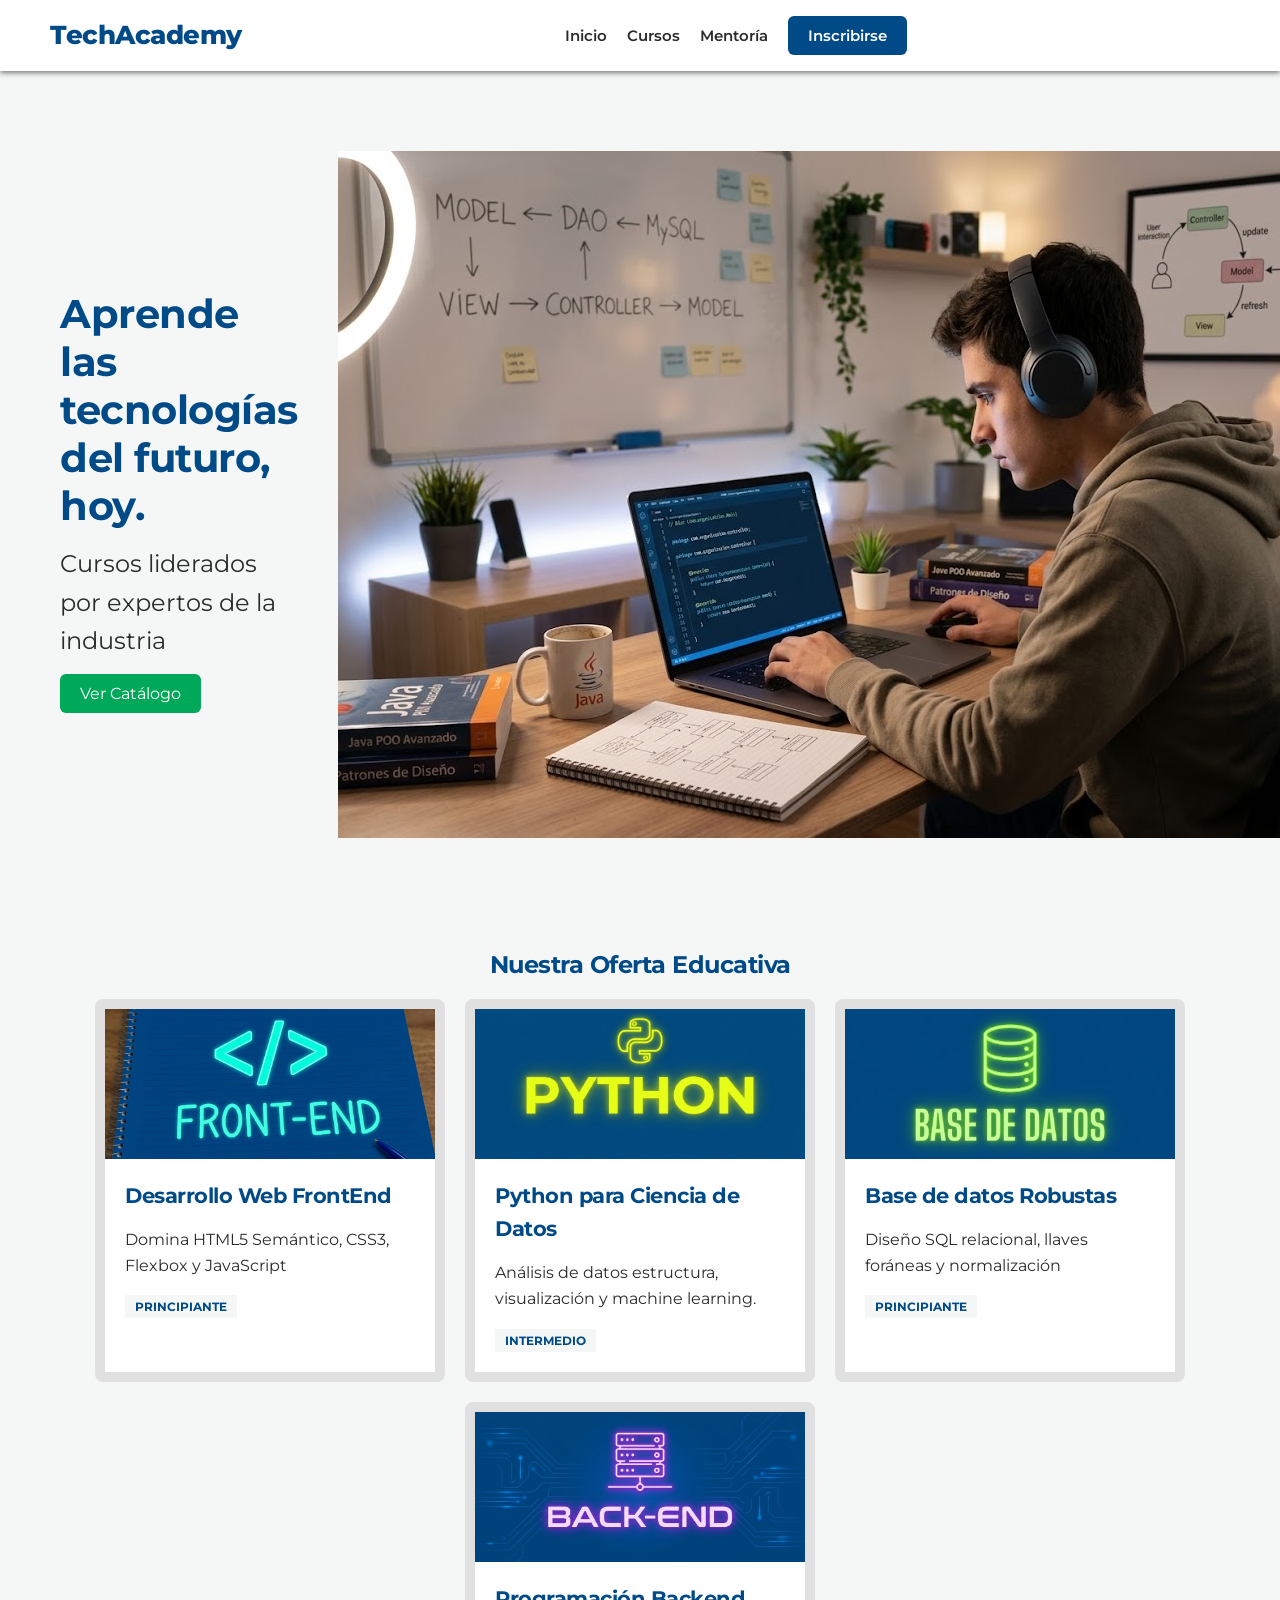
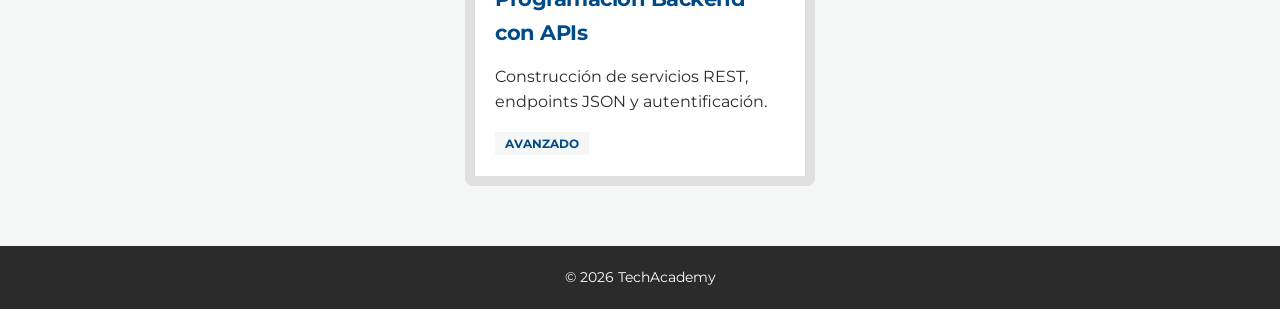
<file: index.html>
<!DOCTYPE html>
<html lang="es">
<head>
    <meta charset="UTF-8">
    <meta name="viewport" content="width=device-width, initial-scale=1.0">
    <link rel="stylesheet" href="CSS/miEstilo.css">
    <title>TechAcademyDocument</title>
    <!--Tipografia en línea-->
    <link rel="preconnect" href="https://fonts.googleapis.com">
<link rel="preconnect" href="https://fonts.gstatic.com" crossorigin>
<link href="https://fonts.googleapis.com/css2?family=Montserrat:ital,wght@0,100..900;1,100..900&display=swap" rel="stylesheet">
</head>
<body>
    <!--ENCABEZADO-->
    <header>
        <div id="logo">
            <h1>TechAcademy</h1>
        </div>
        <nav class="navPrincipal">
            <ul>
                <li><a href="index.html">Inicio</a></li>
                <li><a href="cursos.html">Cursos</a></li>
                <li><a href="mentoria.html">Mentoría</a></li>
                <li><a href="suscripcion.html" id="btn_destacado">Inscribirse</a></li>
            </ul>

        </nav>
        <p></p>
    </header>  
    <!--contenido principal--> 
    <main class="contenedorPrincipal">
            <section class="tec">
            <section class="tec_Contenido">
                <h2>Aprende las tecnologías del futuro, hoy.</h2>
                <p>Cursos liderados por expertos de la industria</p>
                <a href="" id="btn_accion">Ver Catálogo</a>
            </section>
            <section class="imagen">
                <img src="images/img1.jpg" alt="Estudiante programando">
    </section>
            </section>
            <section id="catalogo">
                <h2>Nuestra Oferta Educativa</h2>
                <div class="grid_cursos">
                    <article class="tarjeta_curso">
                        <img src="images/img2.jpg" alt="FronEnd">
                        <div class="info_curso">
                            <h3>Desarrollo Web FrontEnd</h3>
                            <p>Domina HTML5 Semántico, CSS3, Flexbox y JavaScript</p>
                            <span class="nivel">Principiante</span>
                        </div>
                    </article>
                     <article class="tarjeta_curso">
                        <img src="images/img3.jpg" alt="Python">
                        <div class="info_curso">
                            <h3>Python para Ciencia de Datos</h3>
                            <p>Análisis de datos estructura, visualización y machine learning.</p>
                            <span class="nivel">Intermedio</span>
                        </div>
                    </article>
                     <article class="tarjeta_curso">
                        <img src="images/img4.jpg" alt="Bases de datos">
                        <div class="info_curso">
                            <h3>Base de datos Robustas</h3>
                            <p>Diseño SQL relacional, llaves foráneas y normalización</p>
                            <span class="nivel">Principiante</span>
                        </div>
                    </article>
                     <article class="tarjeta_curso">
                        <img src="images/img5.jpg" alt="Backend con APIs">
                        <div class="info_curso">
                            <h3>Programación Backend con APIs</h3>
                            <p>Construcción de servicios REST, endpoints JSON y autentificación.</p>
                            <span class="nivel">Avanzado</span>
                        </div>
                    </article>
                </div>
            </section>
         
    </main>
    <footer>
        <p>&copy; 2026 TechAcademy</p>
    </footer>
</body>
</html>
</file>
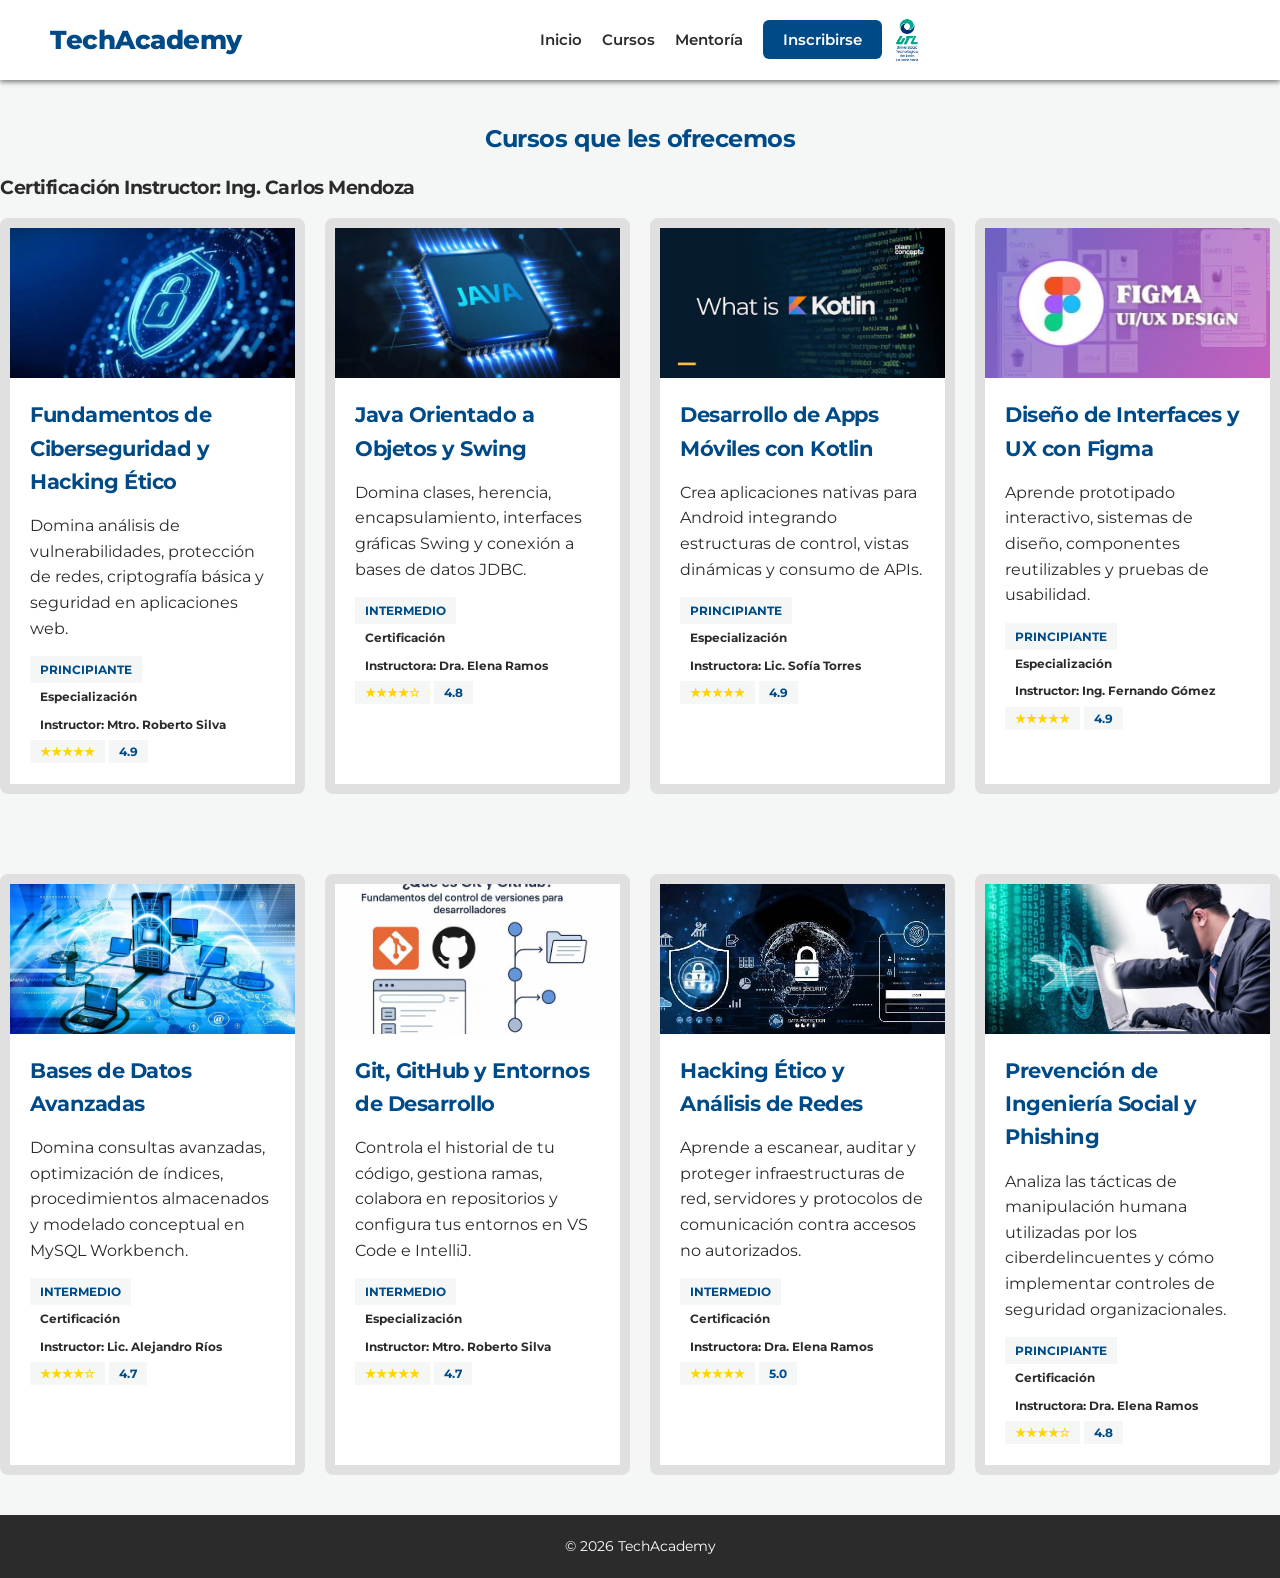
<file: cursos.html>
<!DOCTYPE html>
<html lang="en">
    <meta charset="UTF-8">
    <meta name="viewport" content="width=device-width, initial-scale=1.0">
    <title>Cursos</title>
     <meta charset="UTF-8">
    <meta name="viewport" content="width=device-width, initial-scale=1.0">
    <link rel="stylesheet" href="CSS/miEstilo.css">
    <title>TechAcademyDocument</title>
    <!--Tipografia en línea-->
    <link rel="preconnect" href="https://fonts.googleapis.com">
<link rel="preconnect" href="https://fonts.gstatic.com" crossorigin>
<link href="https://fonts.googleapis.com/css2?family=Montserrat:ital,wght@0,100..900;1,100..900&display=swap" rel="stylesheet">
</head>
<body>
     <!--ENCABEZADO-->
    <header>
        <div id="logo">
            <h1>TechAcademy</h1>
        </div>
        <nav class="navPrincipal">
            <ul>
                <li><a href="index.html">Inicio</a></li>
                <li><a href="cursos.html">Cursos</a></li>
                <li><a href="mentoria.html">Mentoría</a></li>
                <li><a href="suscripcion.html" id="btn_destacado">Inscribirse</a></li>
            </ul>
            <img src="images/logo_utl.jpg" alt="utl" style="width:5" height="50">
        </nav>
        <p></p>
    </header> 
    <!--CONTENIDO PRINCIPAL--> 
    <main class="principalInfo">
    </section>
            </section>
            <section id="catalogo"> 
                <h2>Cursos que les ofrecemos</h2>
                <h3>Certificación Instructor: Ing. Carlos Mendoza</h3>
                <div class="grid_cursosS">
                    <article class="tarjeta_cursos">
                        <img src="images/imagesciber.jpg" alt="Ciberseguridad">
                        <div class="info_cursos">
                            <h3>Fundamentos de Ciberseguridad y Hacking Ético</h3>
                            <p>Domina análisis de vulnerabilidades, protección de redes, criptografía básica y seguridad en aplicaciones web. </p>
                            <span class="nivels">Principiante</span>
                            <h4>Especialización</h4>
                            <h4>Instructor: Mtro. Roberto Silva</h4>
                            <span class="nivelestrella">★★★★★</span>
                            <span class="niveles">4.9</span>
                        </div>
                    </article>
                     <article class="tarjeta_cursos">
                        <img src="images/imagesjava.jpg" alt="JAVA">
                        <div class="info_cursos">
                            <h3>Java Orientado a Objetos y Swing</h3>
                            <p>Domina clases, herencia, encapsulamiento, interfaces gráficas Swing y conexión a bases de datos JDBC.</p>
                            <span class="nivels">Intermedio</span>
                            <h4>Certificación</h4>
                            <h4>Instructora: Dra. Elena Ramos</h4>
                            <span class="nivelestrella">★★★★☆</span>
                            <span class="niveles">4.8</span>
                            
                        </div>
                    </article>
                     <article class="tarjeta_cursos">
                        <img src="images/imageskotlin.jpg" alt="Kotlin">
                        <div class="info_cursos">
                            <h3>Desarrollo de Apps Móviles con Kotlin</h3>
                            <p>Crea aplicaciones nativas para Android integrando estructuras de control, vistas dinámicas y consumo de APIs.</p>
                            <span class="nivels">Principiante</span>
                            <h4>Especialización</h4>
                            <h4>Instructora: Lic. Sofía Torres</h4>
                            <span class="nivelestrella">★★★★★</span>
                            <span class="niveles">4.9</span>
                        </div>
                    </article>
                     <article class="tarjeta_cursos">
                        <img src="images/figma.jpg" alt="Figma">
                        <div class="info_cursos">
                            <h3>Diseño de Interfaces y UX con Figma</h3>
                            <p>Aprende prototipado interactivo, sistemas de diseño, componentes reutilizables y pruebas de usabilidad.</p>
                            <span class="nivels">Principiante</span>
                            <h4>Especialización</h4>
                            <h4>Instructor: Ing. Fernando Gómez</h4>
                            <span class="nivelestrella">★★★★★</span>
                            <span class="niveles">4.9</span>
                        </div>
                    </article>
                </div>
            </section>
             </section>
            </section>
            <section id="catalogo">
                <div class="grid_cursosS">
                    <article class="tarjeta_cursos">
                        <img src="images/imagesbase.jpg" alt="base">
                        <div class="info_cursos">
                            <h3>Bases de Datos Avanzadas</h3>
                            <p>Domina consultas avanzadas, optimización de índices, procedimientos almacenados y modelado conceptual en MySQL Workbench.</p>
                            <span class="nivels">Intermedio</span>
                            <h4>Certificación</h4>
                            <h4>Instructor: Lic. Alejandro Ríos</h4>
                            <span class="nivelestrella">★★★★☆</span>
                            <span class="niveles">4.7</span>
                        </div>
                    </article>
                     <article class="tarjeta_cursos">
                        <img src="images/git.jpg" alt="git">
                        <div class="info_cursos">
                            <h3>Git, GitHub y Entornos de Desarrollo</h3>
                            <p>Controla el historial de tu código, gestiona ramas, colabora en repositorios y configura tus entornos en VS Code e IntelliJ.</p>
                            <span class="nivels">Intermedio</span>
                            <h4>Especialización</h4>
                            <h4>Instructor: Mtro. Roberto Silva</h4>
                            <span class="nivelestrella">★★★★★</span>
                            <span class="niveles">4.7</span>
                        </div>
                    </article>
                     <article class="tarjeta_cursos">
                        <img src="images/images_hacking.jpg" alt="Hacking">
                        <div class="info_cursos">
                            <h3>Hacking Ético y Análisis de Redes</h3>
                            <p>Aprende a escanear, auditar y proteger infraestructuras de red, servidores y protocolos de comunicación contra accesos no autorizados.</p>
                             <span class="nivels">Intermedio</span>
                            <h4>Certificación</h4>
                            <h4>Instructora: Dra. Elena Ramos</h4>
                            <span class="nivelestrella">★★★★★</span>
                            <span class="niveles">5.0</span>
                        </div>
                    </article>
                     <article class="tarjeta_cursos">
                        <img src="images/imagesPrevención de Ingeniería Social y Phishing.jpg" alt="Ingeniería Social">
                        <div class="info_cursos">
                            <h3>Prevención de Ingeniería Social y Phishing</h3>
                            <p>Analiza las tácticas de manipulación humana utilizadas por los ciberdelincuentes y cómo implementar controles de seguridad organizacionales.</p>
                            <span class="nivels">Principiante</span>
                            <h4>Certificación</h4>
                            <h4>Instructora: Dra. Elena Ramos</h4>
                            <span class="nivelestrella">★★★★☆</span>
                            <span class="niveles">4.8</span>
                        </div>
                    </article>
                </div>
            </section>
    </main>
    <footer>
        <p>&copy; 2026 TechAcademy</p>
        
    </footer>  
</body>
</html>
</file>
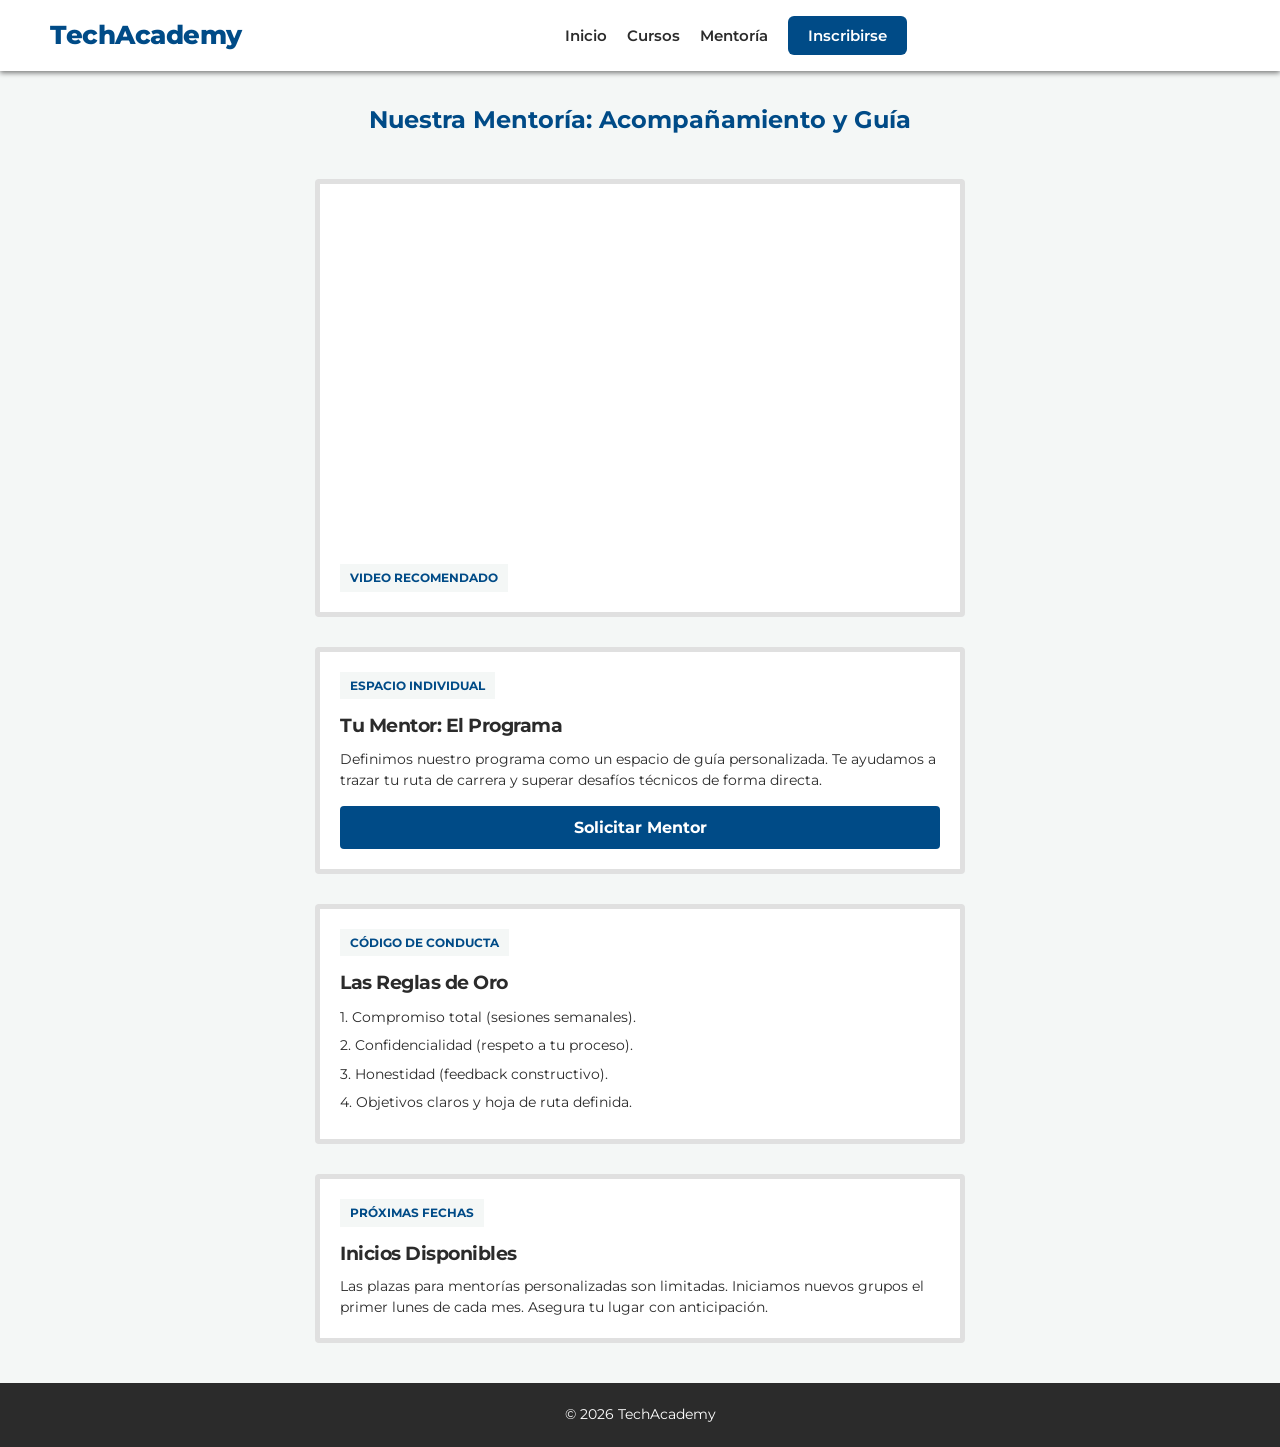
<file: mentoria.html>
<!DOCTYPE html>
<html lang="en">
    <meta charset="UTF-8">
    <meta name="viewport" content="width=device-width, initial-scale=1.0">
    <title>Cursos</title>
     <meta charset="UTF-8">
    <meta name="viewport" content="width=device-width, initial-scale=1.0">
    <link rel="stylesheet" href="CSS/miEstilo.css">
    <title>TechAcademyDocument</title>
    <!--Tipografia en línea-->
    <link rel="preconnect" href="https://fonts.googleapis.com">
<link rel="preconnect" href="https://fonts.gstatic.com" crossorigin>
<link href="https://fonts.googleapis.com/css2?family=Montserrat:ital,wght@0,100..900;1,100..900&display=swap" rel="stylesheet">
</head>
<body>
     <!--ENCABEZADO-->
    <header>
        <div id="logo">
            <h1>TechAcademy</h1>
        </div>
        <nav class="navPrincipal">
            <ul>
                <li><a href="index.html">Inicio</a></li>
                <li><a href="cursos.html">Cursos</a></li>
                <li><a href="mentoria.html">Mentoría</a></li>
                <li><a href="suscripcion.html" id="btn_destacado">Inscribirse</a></li>
            </ul>
        </nav>
        <p></p>
    </header> 
    <!--CONTENIDO PRINCIPAL--> 
       <h5> Nuestra Mentoría: Acompañamiento y Guía</h5>
    
    <main class="Principal_Caja">
        <div class="bloque-tarjetas">
            
            <article class="bloque-video">
                <div class="contenedor_video">
                    <iframe width="560" height="315" src="https://www.youtube.com/embed/lqi_-Zbmgsc?si=_NfwQJjhwJ90EbvO" title="YouTube video player" frameborder="0" allow="accelerometer; autoplay; clipboard-write; encrypted-media; gyroscope; picture-in-picture; web-share" referrerpolicy="strict-origin-when-cross-origin" allowfullscreen></iframe>
                </div>
                <div class="info_cursor">
                    <span class="etiqueta-azul">VIDEO RECOMENDADO</span> 
                </div>
            </article>

            <div class="columna_derecha_mentores">
                
                <article class="tarjeta-nueva">
                    <span class="etiqueta-azul">ESPACIO INDIVIDUAL</span>
                    <h3>Tu Mentor: El Programa</h3>
                    <p>Definimos nuestro programa como un espacio de guía personalizada. Te ayudamos a trazar tu ruta de carrera y superar desafíos técnicos de forma directa.</p>
                    <button class="boton-azul">Solicitar Mentor</button>
                </article>

                <article class="tarjeta-nueva">
                    <span class="etiqueta-azul">CÓDIGO DE CONDUCTA</span>
                    <h3>Las Reglas de Oro</h3>
                    <ol>
                        <li>1. Compromiso total (sesiones semanales).</li>
                        <li>2. Confidencialidad (respeto a tu proceso).</li>
                        <li>3. Honestidad (feedback constructivo).</li>
                        <li>4. Objetivos claros y hoja de ruta definida.</li>
                    </ol>
                </article>
                      <article class="tarjeta-nueva">
                    <span class="etiqueta-azul">PRÓXIMAS FECHAS</span>
                    <h3>Inicios Disponibles</h3>
                    <p>Las plazas para mentorías personalizadas son limitadas. Iniciamos nuevos grupos el primer lunes de cada mes. Asegura tu lugar con anticipación.</p>
                </article>
            </div>

        </div>
    </main>
    <footer>
        <p>&copy; 2026 TechAcademy</p>
        
    </footer>  
</body>
</html>
</file>
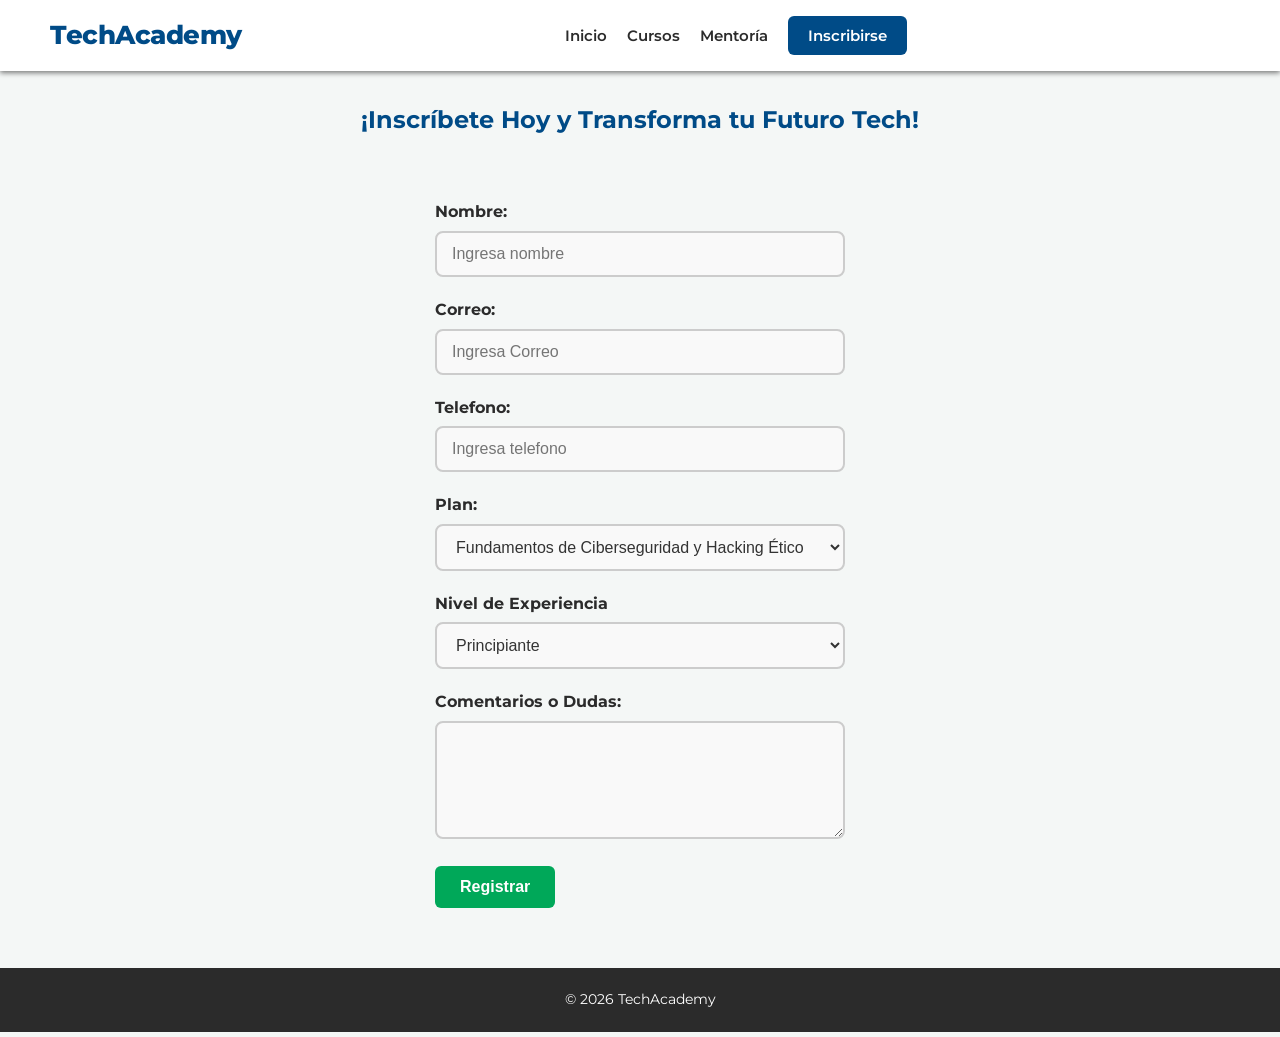
<file: suscripcion.html>
<!DOCTYPE html>
<html lang="en">
    <meta charset="UTF-8">
    <meta name="viewport" content="width=device-width, initial-scale=1.0">
    <title>Cursos</title>
     <meta charset="UTF-8">
    <meta name="viewport" content="width=device-width, initial-scale=1.0">
    <link rel="stylesheet" href="CSS/miEstilo.css">
    <title>TechAcademyDocument</title>
    <!--Tipografia en línea-->
    <link rel="preconnect" href="https://fonts.googleapis.com">
<link rel="preconnect" href="https://fonts.gstatic.com" crossorigin>
<link href="https://fonts.googleapis.com/css2?family=Montserrat:ital,wght@0,100..900;1,100..900&display=swap" rel="stylesheet">
</head>
<body>
     <!--ENCABEZADO-->
    <header>
        <div id="logo">
            <h1>TechAcademy</h1>
        </div>
        <nav class="navPrincipal">
            <ul>
                <li><a href="index.html">Inicio</a></li>
                <li><a href="cursos.html">Cursos</a></li>
                <li><a href="mentoria.html">Mentoría</a></li>
                <li><a href="suscripcion.html" id="btn_destacado">Inscribirse</a></li>
            </ul>
        </nav>
        <p></p>
    </header> 
    <!--CONTENIDO PRINCIPAL--> 
    <h5>¡Inscríbete Hoy y Transforma tu Futuro Tech!</h5>
    <form action="#" method="get">
       
        <label for="Nombre">Nombre: </label>
        <input type="text"placeholder="Ingresa nombre" name="Nombre">

        <label for="Correo">Correo: </label>
        <input type="email"placeholder="Ingresa Correo" name="Correo">

        <label for="Telefono">Telefono: </label>
        <input type="text"placeholder="Ingresa telefono" name="Telefono">
        

        <label for="Plan">Plan:</label>
        <select name="Tu plan" id="Tu plan">
        <option value="Fundamentos de Ciberseguridad y Hacking Ético">Fundamentos de Ciberseguridad y Hacking Ético</option>
        <option value="Java Orientado a Objetos y Swing">Java Orientado a Objetos y Swing</option>
        <option value="Desarrollo de Apps Móviles con Kotlin">Desarrollo de Apps Móviles con Kotlin</option>
        <option value="Diseño de Interfaces y UX con Figma">Diseño de Interfaces y UX con Figma</option>
        <option value="Bases de Datos Avanzadas">Bases de Datos Avanzadas</option>
        <option value="Git, GitHub y Entornos de Desarrollo">Git, GitHub y Entornos de Desarrollo</option>
        <option value="Hacking Ético y Análisis de Redes">Hacking Ético y Análisis de Redes</option>
        <option value="Prevención de Ingeniería Social y Phishing">Prevención de Ingeniería Social y Phishing</option>

    </select>
        
        <label for="Nivel_Experiencia">Nivel de Experiencia</label>
        <select name="Experiencia" id="Experiencia">
        <option value="Principiante">Principiante</option>
        <option value="Intermedio">Intermedio</option>
        <option value="Avanzado">Avanzado</option>

    </select>
        <label for="mensaje">Comentarios o Dudas:</label>
        <textarea name="mensaje" id="mensaje" rows="5"></textarea>
        <button type="submit">
            Registrar
        </button>

    </form>
    <footer>
        <p>&copy; 2026 TechAcademy</p>
        
    </footer>  
</body>
</html>
</file>
<file: CSS/miEstilo.css>
@font-face {
    font-family: 'OpenDescargada';
    src: url('../Fonts/OpenSans-Regular.ttf') format('woff2');
}


:root{
    --color_principal:#004b87;
    --color_secundario:#00a859;
    --color_obscuro:#2b2b2b;
    --color_claro:#fff;
    --color_fondo:#f4f7f6;
    --color_borde:#e0e0e0;
    --color_estrella:#ffd401;
    --fuente_titulos:'Montserrat';
    --fuente_cuerpo:'OpenDescargada';
}

*{
    box-sizing: border-box;
    margin: 0;
    padding: 0;
}

body{
    background-color: #f4f7f6;
    color: var(--color_obscuro);
    line-height: 1.6;
    font-family: 'Montserrat';
}
ul{
    list-style: none;
}
a{
    text-decoration: none;
    font-family: var(--fuente_titulos);
}
header{
    display:flex; 
    background-color: var(--color_claro);
    justify-content: space-between;
    align-items:center;
    box-shadow: 0 2px 5px rgb(0, 0, 0, 0.5);
    top:0;
    position: sticky;
    z-index: 1000;
    padding: 15px 50px;
}
nav{
    display:flex;
}
nav ul{
    display:flex;
    gap: 20px;
    align-items:center;
}

nav a{
    font-size: 0.95rem;
    font-weight: 600;
    color:inherit;
}
nav a:hover{
    color:var(--color_principal);
}
#logo h1{
    color:var(--color_principal);
    font-size: 1.6rem;
    font-weight: 800;
    margin-bottom: 0;
}
h1, h2, h3{
    font-family: var(--fuente_titulos) ;
    font-weight: 700;
    letter-spacing: -0.5px;
    margin-bottom: 15px;
}

#btn_destacado, #btn_accion{
    padding: 10px 20px;
    border-radius: 6px;
    font-weight: 700px;
}
#btn_destacado{
    background-color: var(--color_principal);
    color:var(--color_claro);
}
#btn_accion{
    background-color: var(--color_secundario);
    color:var(--color_claro);
}
#btn_accion:hover{
    background-color: var(--color_principal);
    color:var(--color_claro);
}

#btn_destacado:hover{
color:var(--color_secundario);
}

.contenedorPrincipal{
    
    max-width: 1200px;
    margin:0 auto;
    padding: 20px;
}

.tec{
    display:flex;
    align-items: center;
    gap:40px;
    padding:60px 0;
}
.tec_Contenido, .image{
    flex: 1 1 300px;

}

.tec_Contenido h2{
    font-size: 2.5rem;
    color:var(--color_principal);
    line-height: 1.2;
}
.tec_Contenido p{
    font-size: 1.5rem;
    margin-bottom:20px;
}
.image img{width: 80%;}


/* Grind de cursos*/
#catalogo{
    padding: 40px 0;

}
#catalogo h2{
    text-align:center;
    color:var(--color_principal);
}
.grid_cursos{
    display:flex;
    flex-wrap:wrap;
    gap: 20px;
    justify-content: center;
}
.tarjeta_curso{
    background-color:var(--color_claro);
    border: 10px solid var(--color_borde);
    border-radius: 8px;
    flex: 1 1 280px;
    max-width: 350px;
    display:flex;
    flex-direction:column;
   
    transition: transform 0.5s ease, box-shadow 0.5s ease;
}

.tarjeta_curso:hover{
    transform: translateY(-10px);
    box-shadow: 0 6px 18px rgba(0,0,0,0.08)
}
.tarjeta_curso img{
    width:100%;
    height:150px;
    object-fit:cover;
}
.info_curso{
    padding:20px;
    flex-grow:1;
    flex-direction:column;
}
.info_curso h3{
    font-size:1.3rem;
    color: var(--color_principal);
}
.info_curso p{
    margin-bottom: 15px;
    flex-grow:1;
    color:var(--color_obscuro);
}
.nivel{
    background-color: var(--color_fondo);
    color:var(--color_principal);
    font-family: var(--fuente_titulo);
    padding: 4px 10px;
    font-size: 0.75rem;
    font-weight:700;
    text-transform:uppercase;
    align-self: flex-start;
}
footer{
    background-color:var(--color_obscuro);
    
    color:var(--color_claro);
    text-align:center;
    padding: 20px;
    font-size: 0.9rem;
}

#catalogo{
    padding: 40px 0;

}
#catalogo h2{
    text-align:center;
    color:var(--color_principal);
}
.grid_cursosS{
    display:flex;
    flex-wrap:wrap;
    gap: 20px;
    justify-content: center;
}
.tarjeta_cursos{
    background-color:var(--color_claro);
    border: 10px solid var(--color_borde);
    border-radius: 8px;
    flex: 1 1 280px;
    max-width: 350px;
    display:flex;
    flex-direction:column;
    transition: transform 0.5s ease, box-shadow 0.5s ease;
}

.tarjeta_cursos:hover{
    transform: translateY(-10px);
    box-shadow: 0 6px 18px rgba(0,0,0,0.08)
}
.tarjeta_cursos img{
    width:100%;
    height:150px;
    object-fit:cover;
}
.info_cursos{
    padding:20px;
    flex-grow:1;
    flex-direction:column;
}
.info_cursos h3{
    font-size:1.3rem;
    color: var(--color_principal);
}
.info_cursos p{
    margin-bottom: 15px;
    flex-grow:1;
    color:var(--color_obscuro);
}
.nivels {
    background-color: var(--color_fondo);
    color: var(--color_principal);
    font-family: var(--fuente_titulo);
    padding: 4px 10px;
    font-size: 0.75rem;
    font-weight: 700;
    text-transform: uppercase;
    display: inline-block; 
    align-self: flex-start; 
}
.nivelestrella{
    background-color: var(--color_fondo);
    color:var(--color_estrella);
    padding: 4px 10px;
    font-size: 0.75rem;
    font-weight:700;
    text-transform:uppercase ;
    
}
.niveles{
    background-color: var(--color_fondo);
    color:var(--color_principal);
    font-family: var(--fuente_titulo);
    padding: 4px 10px;
    font-size: 0.75rem;
    font-weight:700;
    text-transform:uppercase ;
}

h4{
    font-family:var(--color_obscuro);
    font-size:0.76rem;
    padding: 4px 10px;
}
/*Suscripcion*/
h5{
    padding-top: 30px; 
    font-family: var(--fuente_titulos);
    color: var(--color_principal);
    text-align: center;
    font-size: 1.5rem;
}

form {
  max-width: 450px;       
  margin: 40px auto;      
  padding: 20px;
}
label {
  display: block;         
  text-align: left;       
  margin-bottom: 6px;     
  font-weight: bold;      
}

input, select, textarea {
  width: 100%;            
  padding: 12px 15px;      
  font-size: 16px;         
  color: #333333;          
  background-color: #f9f9f9; 
  border: 2px solid #ccc;  
  border-radius: 8px;      
  outline: none;           
  transition: all 0.3s ease; 
  margin-bottom: 20px;    
  box-sizing: border-box; 
}


input:focus, select:focus, textarea:focus {
  border-color: #007bff;   
  background-color: #fff;  
}

button{
  background-color:var(--color_secundario); 
  color: white;
  border: none;
  padding: 12px 25px;
  font-size: 16px;
  font-weight: bold;
  border-radius: 6px;
  cursor: pointer;
}
button:hover {
  color: var(--color_primario);
}
/*Mentoria*/
* {
    box-sizing: border-box;
}

.Principal_Caja {
    padding: 40px 0;
    display: flex;
    justify-content: center;
}

.bloque-tarjetas {
    display: flex;
    flex-direction: column;
    gap: 30px;
    max-width: 650px;
    width: 100%;
    align-items: center;
}

.bloque-video {
    background-color: var(--color_claro);
    border: 5px solid var(--color_borde);
    border-radius: 4px;
    width: 100%;
    display: flex;
    flex-direction: column;
    align-items: flex-start;
}

.contenedor_video {
    width: 100%;
    position: relative;
    padding-bottom: 56.25%;
    height: 0;
}

.contenedor_video iframe {
    position: absolute;
    top: 0;
    left: 0;
    width: 100%;
    height: 100%;
    border: none;
}

.info_cursor {
    width: 100%;
    padding: 20px;
    display: flex;
    flex-direction: column;
}

.info_cursor h3 {
    margin-top: 12px;
    margin-bottom: 8px;
}

.etiqueta-azul {
    background-color: var(--color_fondo);
    color: var(--color_principal);
    font-family: var(--fuente_titulo);
    padding: 4px 10px;
    font-size: 0.75rem;
    font-weight: 700;
    text-transform: uppercase;
    align-self: flex-start;
}

.columna_derecha_mentores {
    display: flex;
    flex-direction: column;
    gap: 30px;
    width: 100%;
}

.tarjeta-nueva {
    background-color: var(--color_claro);
    border: 5px solid var(--color_borde);
    border-radius: 4px;
    padding: 20px;
    display: flex;
    flex-direction: column;
}

.tarjeta-nueva h3 {
    margin-top: 12px;
    margin-bottom: 8px;
}

.tarjeta-nueva p {
    margin: 0;
    font-size: 14px;
    line-height: 1.5;
}

.tarjeta-nueva ol {
    list-style: none;
    padding: 0;
    margin: 0;
}

.tarjeta-nueva li {
    font-size: 14px;
    margin-bottom: 6px;
}

.boton-azul {
    background-color: var(--color_principal);
    color: var(--color_claro);
    font-family: var(--fuente_titulo);
    border: none;
    padding: 12px 15px;
    margin-top: 15px;
    font-weight: bold;
    cursor: pointer;
    width: 100%;
    border-radius: 4px;
}
</file>
